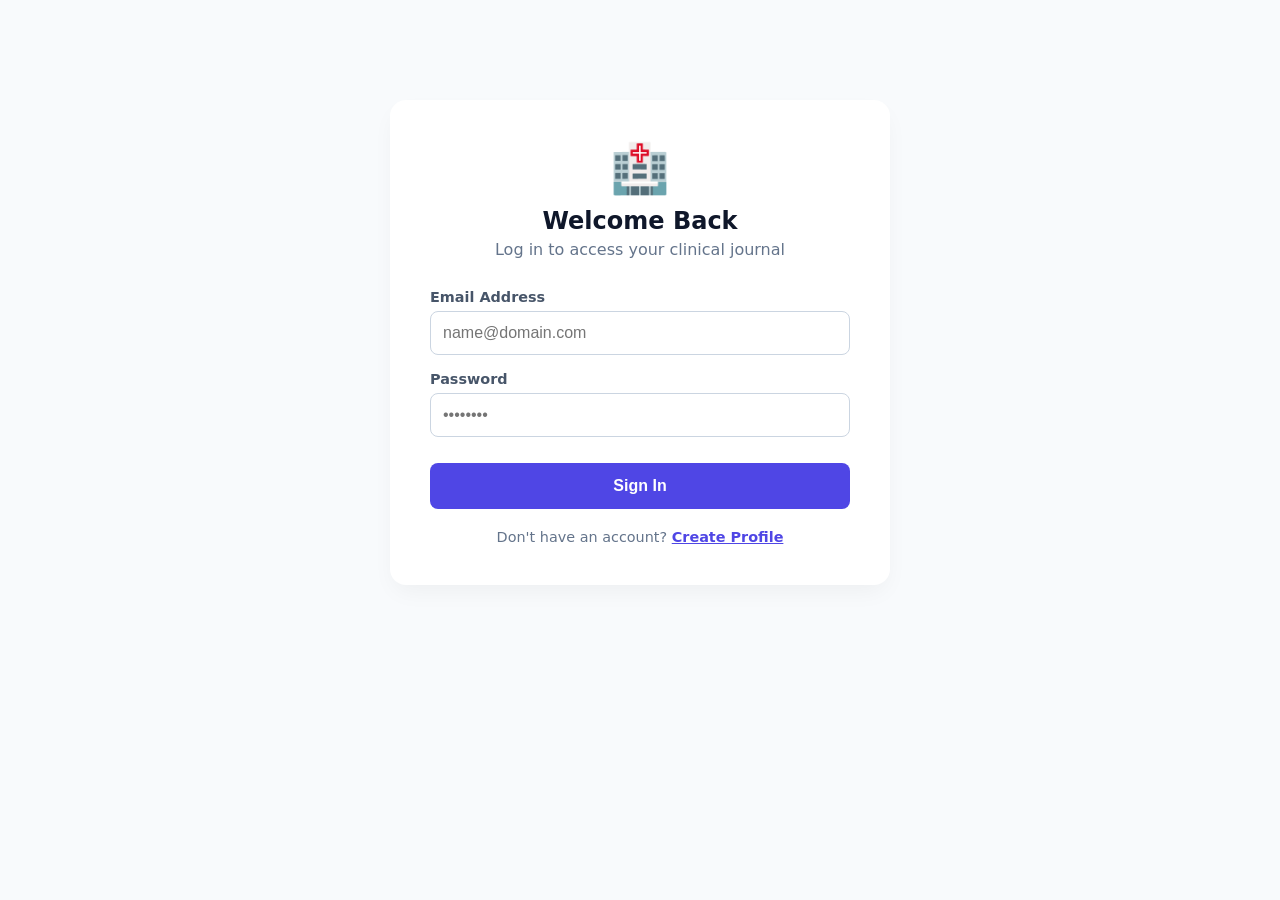
<file: auth.html>
<!DOCTYPE html>
<html lang="en">
<head>
    <meta charset="UTF-8">
    <meta name="viewport" content="width=device-width, initial-scale=1.0">
    <title>Health Saathi - Portal Access</title>
    <style>
        body { background-color: #f8fafc; margin: 0; padding: 20px; font-family: system-ui, -apple-system, sans-serif; }
        .mesh-auth-card { background: white; padding: 40px; border-radius: 16px; box-shadow: 0 10px 25px -5px rgba(0,0,0,0.05); width: 100%; max-width: 420px; margin: 80px auto; }
        .input-group { display: flex; flex-direction: column; gap: 6px; margin-bottom: 16px; }
        .input-group label { font-weight: 600; color: #475569; font-size: 0.9rem; }
        .input-group input { padding: 12px; border: 1px solid #cbd5e1; border-radius: 8px; font-size: 1rem; color: #1e293b; box-sizing: border-box; width: 100%; }
        .auth-btn { width: 100%; padding: 14px; background: #4f46e5; color: white; border: none; border-radius: 8px; font-weight: 700; font-size: 1rem; cursor: pointer; margin-top: 10px; }
        .auth-btn:hover { background: #4338ca; }
        .toggle-link { text-align: center; margin-top: 20px; color: #64748b; font-size: 0.9rem; }
        .toggle-link span { color: #4f46e5; cursor: pointer; font-weight: 600; text-decoration: underline; }
    </style>
</head>
<body>

    <div class="mesh-auth-card">
        <div style="text-align: center; margin-bottom: 30px;">
            <span style="font-size: 3rem;">🏥</span>
            <h2 id="auth-title" style="margin: 10px 0 5px 0; color: #0f172a; font-weight: 800;">Welcome Back</h2>
            <p id="auth-subtitle" style="margin: 0; color: #64748b;">Log in to access your clinical journal</p>
        </div>

        <form id="auth-form">
            <div class="input-group" id="name-group" style="display: none;">
                <label for="auth-name">Full Name</label>
                <input type="text" id="auth-name" placeholder="Radha Jindal">
            </div>

            <div class="input-group">
                <label for="auth-email">Email Address</label>
                <input type="email" id="auth-email" placeholder="name@domain.com" required>
            </div>

            <div class="input-group">
                <label for="auth-password">Password</label>
                <input type="password" id="auth-password" placeholder="••••••••" required>
            </div>

            <div id="clinical-profile-group" style="display: none; grid-template-columns: 1fr 1fr; gap: 16px; margin-bottom: 16px;">
                <div class="input-group" style="margin: 0;">
                    <label for="auth-height">Height (cm)</label>
                    <input type="number" id="auth-height" placeholder="165" min="1" max="300">
                </div>
                <div class="input-group" style="margin: 0;">
                    <label for="auth-weight">Weight (kg)</label>
                    <input type="number" id="auth-weight" placeholder="62" min="1" max="500">
                </div>
            </div>

            <button type="submit" class="auth-btn" id="submit-btn">Sign In</button>
        </form>

        <div class="toggle-link" id="auth-toggle-text">
            Don't have an account? <span id="toggle-action-btn">Create Profile</span>
        </div>
    </div>

    <script src="auth.js" defer></script>
</body>
</html>
</file>
